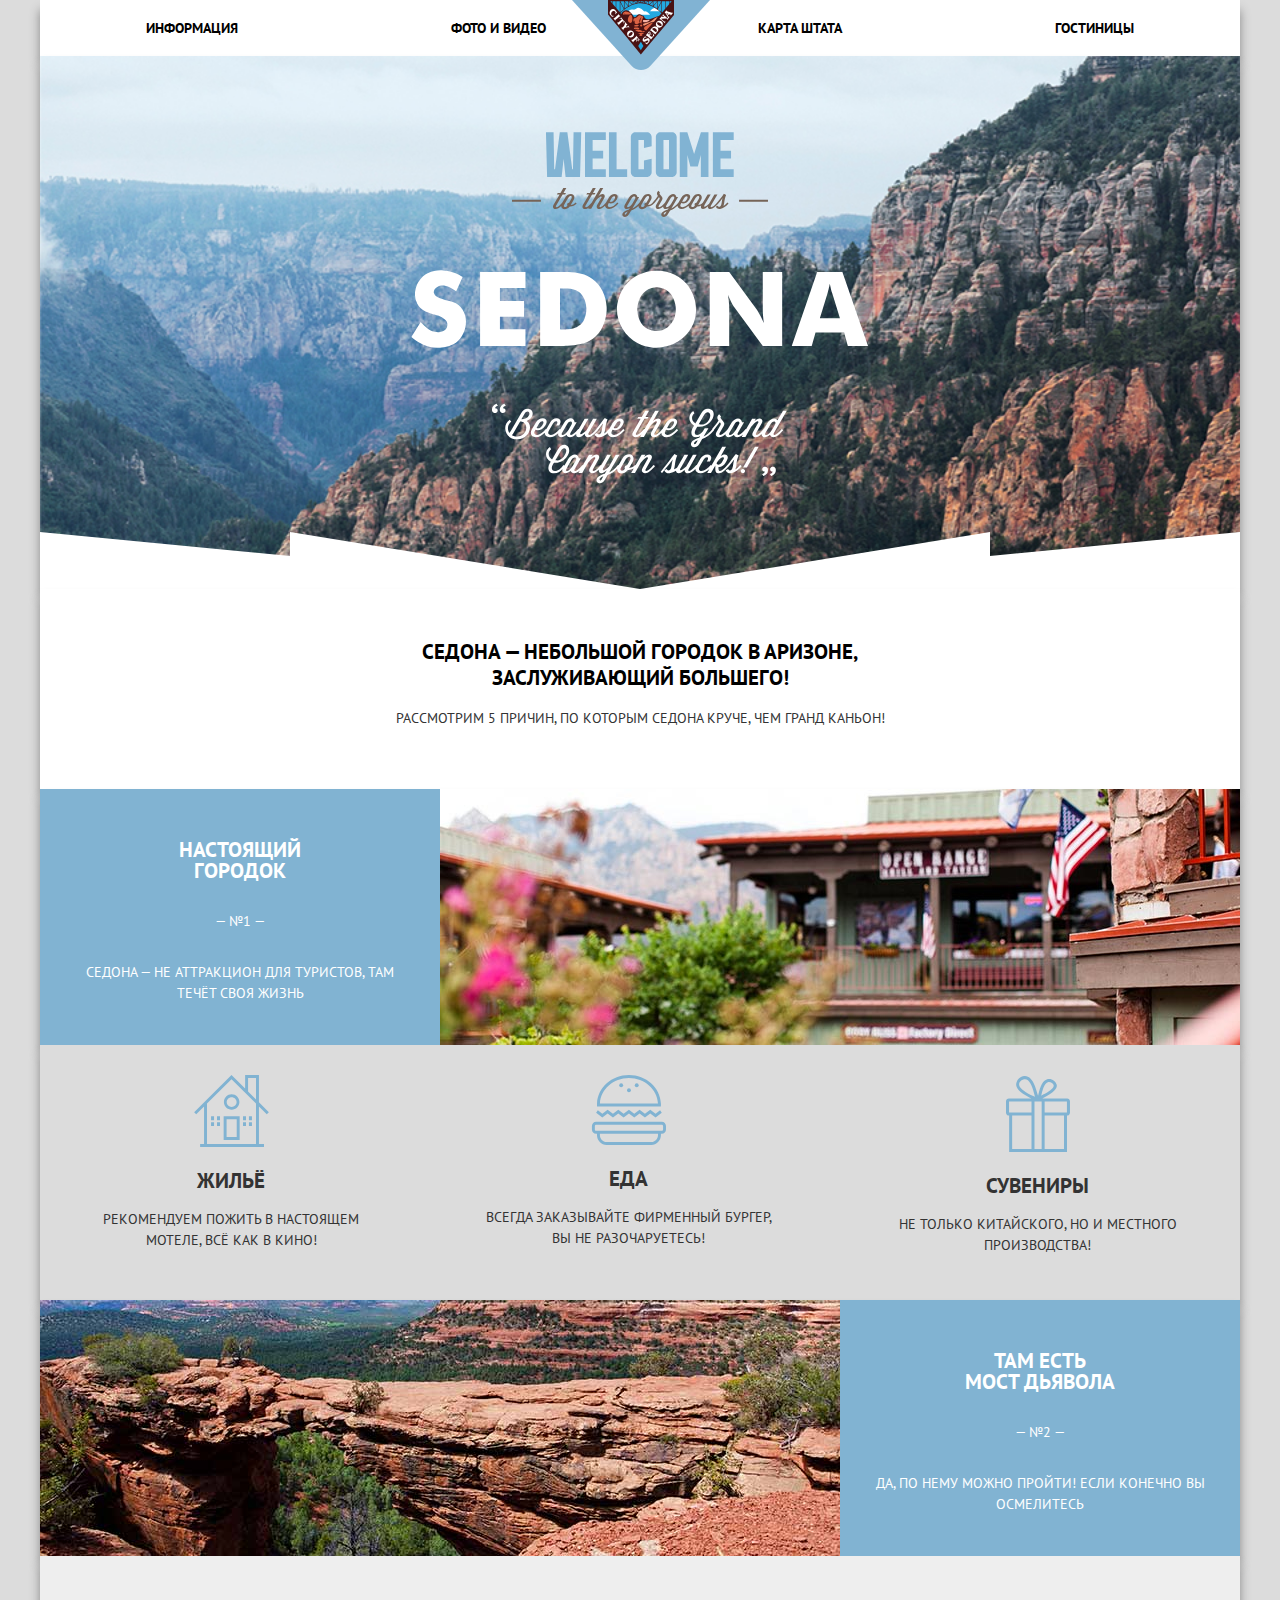
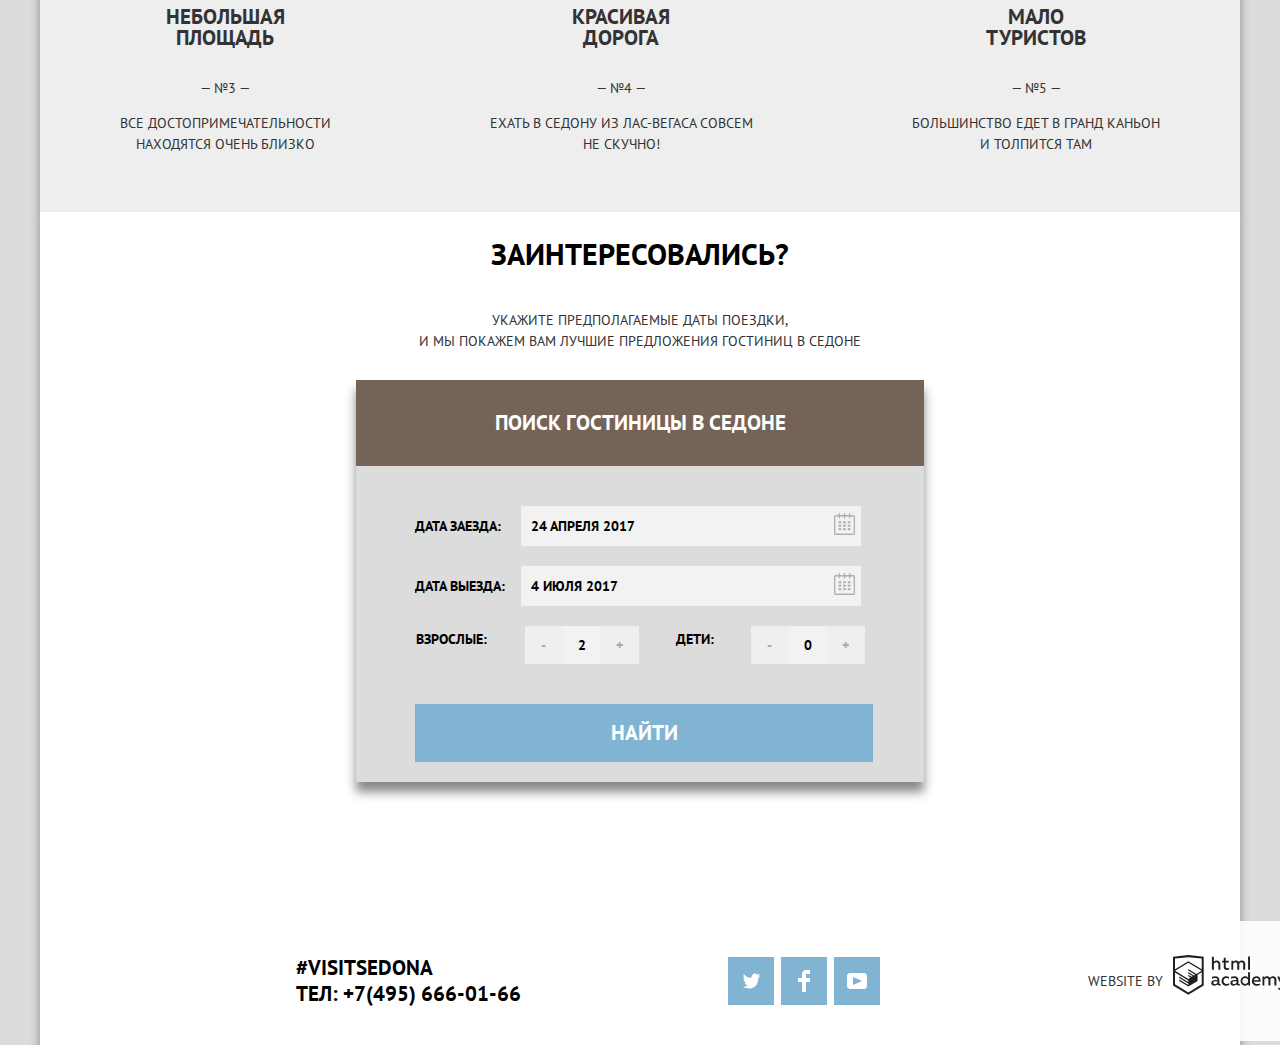
<file: index.html>
<!DOCTYPE html>
<html lang="ru">
  <head>
    <meta charset="UTF-8" />
    <meta name="viewport" content="width=device-width, initial-scale=1.0" />
    <link rel="preconnect" href="https://fonts.gstatic.com" />
    <link
      href="https://fonts.googleapis.com/css2?family=PT+Sans:wght@400;700&display=swap"
      rel="stylesheet"
    />
    <link rel="stylesheet" href="css/normalize.css" />
    <link rel="stylesheet" href="css/style.min.css" />
    <title>Document</title>
  </head>

  <body>
    <header class="main-header">
      <a href="/">
        <img
          class="main-logo"
          src="img/logo.svg"
          alt="logo Sedona"
          width="138"
          height="71"
        />
      </a>
      <nav class="main-navigation">
        <a href="">Информация</a>
        <a href="">Фото и видео</a>
        <a href="">Карта штата</a>
        <a href="catalog.html">Гостиницы</a>
      </nav>
    </header>

    <main>
      <section class="hero">
        <img
          class="hero-welcome"
          src="img/welcome.svg"
          alt="Welcome to Sedona"
          width="458"
          height="352"
        />
        <div class="hero-decoration"></div>
      </section>

      <section class="content">
        <h2 class="content-title">
          Седона — небольшой городок в Аризоне,<br />заслуживающий большего!
        </h2>
        <p class="content-subtitle">
          Рассмотрим 5 причин, по которым Седона круче, чем гранд каньон!
        </p>
      </section>

      <section class="benefits">
        <div class="benefit-city">
          <h2 class="benefit-title">Настоящий<br />городок</h2>
          <p class="benefit-number">— №1 —</p>
          <p class="benefit-text">
            Седона — не аттракцион для туристов, там <br />
            течёт своя жизнь
          </p>
        </div>
        <div class="benefit-photo-wrapper">
          <img
            class="photo-city"
            src="img/photo-city.jpg"
            alt="City photo"
            width="800"
            height="256"
          />
        </div>
      </section>

      <section class="offers">
        <div class="offer-lodging">
          <img
            class="offer-photo"
            src="img/icon-house.svg"
            alt="logo: house"
            width="75"
            height="72"
          />
          <h2 class="offer-title">Жильё</h2>
          <p class="offer-subtitle">
            Рекомендуем пожить в настоящем<br />мотеле, всё как в кино!
          </p>
        </div>

        <div class="offer-food">
          <img
            class="offer-photo"
            src="img/icon-burger.svg"
            alt="logo: burger"
            width="75"
            height="70"
          />
          <h2 class="offer-title">Еда</h2>
          <p class="offer-subtitle">
            Всегда заказывайте фирменный бургер,<br />вы не разочаруетесь!
          </p>
        </div>

        <div class="offer-souvenir">
          <img
            class="offer-photo"
            src="img/icon-present.svg"
            alt="logo: present"
            width="64"
            height="77"
          />
          <h2 class="offer-title">Сувениры</h2>
          <p class="offer-subtitle">
            Не только китайского, но и местного<br />производства!
          </p>
        </div>
      </section>

      <section class="benefits">
        <div class="benefit-photo-wrapper">
          <img
            class="bridge-photo"
            src="img/photo-bridge.jpg"
            alt="Bridge photo"
            width="800"
            height="400"
          />
        </div>
        <div class="benefit-bridge">
          <h2 class="benefit-title">Там есть<br />Мост дьявола</h2>
          <p class="benefit-number">— №2 —</p>
          <p class="benefit-text">
            Да, по нему можно пройти! Если конечно вы осмелитесь
          </p>
        </div>
      </section>

      <section class="benefits second-benefits">
        <div class="benefit-area">
          <h2 class="benefit-title">Небольшая<br />площадь</h2>
          <p class="benefit-number">— №3 —</p>
          <p class="benefit-subtitle">
            Все достопримечательности<br />находятся очень близко
          </p>
        </div>

        <div class="benefit-road">
          <h2 class="benefit-title">Красивая<br />дорога</h2>
          <p class="benefit-number">— №4 —</p>
          <p class="benefit-subtitle">
            Ехать в Седону из Лас-Вегаса совсем<br />
            не скучно!
          </p>
        </div>

        <div class="benefit-tourists">
          <h2 class="benefit-title">Мало<br />туристов</h2>
          <p class="benefit-number">— №5 —</p>
          <p class="benefit-subtitle">
            Большинство едет в гранд каньон<br />и толпится там
          </p>
        </div>
      </section>

      <section class="search-form">
        <h2 class="form-title">Заинтересовались?</h2>
        <p class="form-subtitle">
          Укажите предполагаемые даты поездки,<br />и мы покажем вам лучшие
          предложения гостиниц в седоне
        </p>
        <div class="search-form-wrapper">
          <div class="form">
            <button class="button form-button">Поиск гостиницы в седоне</button>
            <form action="">
              <div class="form-arrival">
                <label class="info" for="date-arrival"> Дата заезда: </label>
                <input
                  class="text"
                  type="text"
                  name="date-in"
                  id="date-arrival"
                  value="  24 апреля 2017"
                />
                <button class="calendar">
                  <svg
                    version="1.1"
                    xmlns="http://www.w3.org/2000/svg"
                    xmlns:xlink="http://www.w3.org/1999/xlink"
                    x="0px"
                    y="0px"
                    width="21px"
                    height="22px"
                    viewBox="0 0 21 22"
                    enable-background="new 0 0 21 22"
                    xml:space="preserve"
                  >
                    <g>
                      <path
                        d="M19.251,2.025h-2.845V0.648c0-0.381-0.294-0.689-0.656-0.689c-0.363,0-0.656,0.308-0.656,0.689v1.377h-3.938V0.648
										c0-0.381-0.294-0.689-0.655-0.689c-0.363,0-0.657,0.308-0.657,0.689v1.377H5.906V0.648c0-0.381-0.294-0.689-0.656-0.689
										c-0.363,0-0.657,0.308-0.657,0.689v1.377H1.75C0.784,2.025,0,2.847,0,3.862v16.302C0,21.179,0.784,22,1.75,22h17.501
										C20.217,22,21,21.179,21,20.164V3.862C21,2.847,20.217,2.025,19.251,2.025z M19.688,20.164c0,0.253-0.195,0.459-0.437,0.459H1.75
										c-0.241,0-0.438-0.206-0.438-0.459V3.862c0-0.253,0.196-0.459,0.438-0.459h2.844v1.378c0,0.381,0.294,0.689,0.657,0.689
										c0.362,0,0.656-0.308,0.656-0.689V3.403h3.938v1.378c0,0.381,0.294,0.689,0.657,0.689c0.361,0,0.655-0.308,0.655-0.689V3.403h3.938
										v1.378c0,0.381,0.293,0.689,0.656,0.689c0.362,0,0.656-0.308,0.656-0.689V3.403h2.845c0.241,0,0.437,0.206,0.437,0.459V20.164z"
                      />
                      <rect x="4.594" y="8.225" width="2.625" height="2.066" />
                      <rect x="4.594" y="11.668" width="2.625" height="2.067" />
                      <rect x="4.594" y="15.112" width="2.625" height="2.066" />
                      <rect x="9.188" y="15.112" width="2.625" height="2.066" />
                      <rect x="9.188" y="11.668" width="2.625" height="2.067" />
                      <rect x="9.188" y="8.225" width="2.625" height="2.066" />
                      <rect
                        x="13.781"
                        y="15.112"
                        width="2.625"
                        height="2.066"
                      />
                      <rect
                        x="13.781"
                        y="11.668"
                        width="2.625"
                        height="2.067"
                      />
                      <rect x="13.781" y="8.225" width="2.625" height="2.066" />
                    </g>
                  </svg>
                </button>
              </div>

              <div class="form-departure">
                <label class="info" for="date-depature"> Дата выезда: </label>
                <input
                  class="text"
                  type="text"
                  name="date-out"
                  id="date-depature"
                  value="  4 июля 2017"
                />
                <button class="calendar">
                  <svg
                    version="1.1"
                    xmlns="http://www.w3.org/2000/svg"
                    xmlns:xlink="http://www.w3.org/1999/xlink"
                    x="0px"
                    y="0px"
                    width="21px"
                    height="22px"
                    viewBox="0 0 21 22"
                    enable-background="new 0 0 21 22"
                    xml:space="preserve"
                  >
                    <g>
                      <path
                        d="M19.251,2.025h-2.845V0.648c0-0.381-0.294-0.689-0.656-0.689c-0.363,0-0.656,0.308-0.656,0.689v1.377h-3.938V0.648
										c0-0.381-0.294-0.689-0.655-0.689c-0.363,0-0.657,0.308-0.657,0.689v1.377H5.906V0.648c0-0.381-0.294-0.689-0.656-0.689
										c-0.363,0-0.657,0.308-0.657,0.689v1.377H1.75C0.784,2.025,0,2.847,0,3.862v16.302C0,21.179,0.784,22,1.75,22h17.501
										C20.217,22,21,21.179,21,20.164V3.862C21,2.847,20.217,2.025,19.251,2.025z M19.688,20.164c0,0.253-0.195,0.459-0.437,0.459H1.75
										c-0.241,0-0.438-0.206-0.438-0.459V3.862c0-0.253,0.196-0.459,0.438-0.459h2.844v1.378c0,0.381,0.294,0.689,0.657,0.689
										c0.362,0,0.656-0.308,0.656-0.689V3.403h3.938v1.378c0,0.381,0.294,0.689,0.657,0.689c0.361,0,0.655-0.308,0.655-0.689V3.403h3.938
										v1.378c0,0.381,0.293,0.689,0.656,0.689c0.362,0,0.656-0.308,0.656-0.689V3.403h2.845c0.241,0,0.437,0.206,0.437,0.459V20.164z"
                      />
                      <rect x="4.594" y="8.225" width="2.625" height="2.066" />
                      <rect x="4.594" y="11.668" width="2.625" height="2.067" />
                      <rect x="4.594" y="15.112" width="2.625" height="2.066" />
                      <rect x="9.188" y="15.112" width="2.625" height="2.066" />
                      <rect x="9.188" y="11.668" width="2.625" height="2.067" />
                      <rect x="9.188" y="8.225" width="2.625" height="2.066" />
                      <rect
                        x="13.781"
                        y="15.112"
                        width="2.625"
                        height="2.066"
                      />
                      <rect
                        x="13.781"
                        y="11.668"
                        width="2.625"
                        height="2.067"
                      />
                      <rect x="13.781" y="8.225" width="2.625" height="2.066" />
                    </g>
                  </svg>
                </button>
              </div>

              <div class="form-men">
                <label class="info" for="new-adults"> Взрослые: </label>
                <div class="age-wrapper">
                  <div class="age-buttons">
                    <button class="form-small-button">-</button>
                    <input
                      class="age age-adults"
                      type="text"
                      name="adults"
                      id="new-adults"
                      value="2"
                    />
                    <button class="form-small-button">+</button>
                  </div>
                  <label class="info-age-child" for="new-child"> Дети: </label>
                  <div class="age-buttons">
                    <button class="form-small-button">-</button>
                    <input
                      class="age age-child"
                      type="text"
                      name="child"
                      id="new-child"
                      value="0"
                    />
                    <button class="form-small-button">+</button>
                  </div>
                </div>
              </div>

              <div class="find">
                <button class="button find-button" type="submit">Найти</button>
              </div>
            </form>
          </div>
        </div>
        <div class="map">
          <iframe
            src="https://www.google.com/maps/embed?pb=!1m18!1m12!1m3!1d52385.18050597595!2d-111.83015799429869!3d34.85437338103313!2m3!1f0!2f0!3f0!3m2!1i1024!2i768!4f13.1!3m3!1m2!1s0x872da132f942b00d%3A0x5548c523fa6c8efd!2z0KHQtdC00L7QvdCwLCDQkNGA0LjQt9C-0L3QsCA4NjMzNiwg0KHQqNCQ!5e0!3m2!1sru!2s!4v1623849284828!5m2!1sru!2s"
            width="1200"
            height="573"
            style="border: 0"
            allowfullscreen=""
            loading="lazy"
          ></iframe>
        </div>
      </section>
    </main>

    <footer class="main-footer">
      <div class="main-footer-wrapper">
        <div class="phone">
          <a href="#">#visitSEDONA</a>
          <br />
          <a href="tel:+74956660166">ТЕЛ: +7(495) 666-01-66</a>
        </div>

        <div class="social">
          <ul class="social-item">
            <li class="social-button">
              <a href="#">
                <img
                  class="icon"
                  src="img/twitter.svg"
                  width="17"
                  height="17"
                  alt="logo twitter"
                />
              </a>
            </li>

            <li class="social-button">
              <a href="#">
                <img
                  src="img/fb-icon.svg"
                  width="12"
                  height="22"
                  alt="logo facebook"
                />
              </a>
            </li>

            <li class="social-button">
              <a href="#">
                <img
                  src="img/youtube.svg"
                  width="20"
                  height="16"
                  alt="logo youtube"
                />
              </a>
            </li>
          </ul>
        </div>

        <div class="developer">
          <p>Website by</p>
          <a class="developer-link" href="https://htmlacademy.ru/">
            <svg
              class="logo-html"
              width="115"
              height="41"
              viewBox="0 0 115 41"
              fill="none"
              xmlns="http://www.w3.org/2000/svg"
            >
              <path
                fill-rule="evenodd"
                clip-rule="evenodd"
                d="M15.5197 1.05737H15.3509L0 2.71895V31.4945L15.3509 40.8382L30.7018 31.4945V2.71895L15.5197 1.05737ZM77.0183 2.62185H75.0876V15.7311H77.0183V2.62185ZM40.8619 2.63264V7.76843C41.6131 6.9864 42.6386 6.5436 43.7105 6.53843C44.6823 6.47908 45.6329 6.84495 46.3253 7.54479C47.0177 8.24462 47.3866 9.21244 47.3399 10.2068V15.7634H45.367V10.4658C45.4231 9.94897 45.2754 9.43059 44.9566 9.02553C44.6377 8.62047 44.174 8.36218 43.6683 8.3079H43.3518C42.3456 8.36979 41.4321 8.9295 40.9041 9.80764V15.7634H38.8995V2.63264H40.8619ZM77.0183 31.4837H75.2775V30.0595C74.4828 31.1353 73.23 31.7538 71.9119 31.7211C69.4751 31.5528 67.5825 29.4822 67.5825 26.9845C67.5825 24.4867 69.4751 22.4162 71.9119 22.2479C73.1195 22.2052 74.2818 22.7203 75.0771 23.6505V18.3205H77.0183V31.4837ZM47.0656 30.0595C47.263 30.0515 47.4583 30.0152 47.6459 29.9516V31.3866C47.2482 31.5404 46.826 31.6172 46.4009 31.6132C45.6482 31.6769 44.9394 31.2429 44.639 30.5342C43.7036 31.31 42.5302 31.7227 41.3261 31.6995C39.733 31.6995 38.256 30.804 38.256 28.9482C38.256 26.65 40.3661 25.9379 42.1702 25.9379C42.9402 25.9505 43.707 26.0408 44.4596 26.2076V25.884C44.4596 24.805 43.6578 23.9742 42.1491 23.9742C41.0585 23.9764 39.9804 24.2116 38.9839 24.6647V22.8305C40.0678 22.451 41.204 22.2506 42.3495 22.2371C44.8394 22.2371 46.3693 23.4455 46.3693 26.1753V29.4121C46.3546 29.5668 46.401 29.721 46.4981 29.8406C46.5951 29.9601 46.7349 30.035 46.8862 30.0487H47.0656V30.0595ZM40.2711 28.8403C40.298 29.229 40.4761 29.5905 40.7655 29.844C41.055 30.0974 41.4317 30.2217 41.8115 30.189H41.9275C42.8819 30.1906 43.7973 29.8022 44.4702 29.11V27.5779C43.842 27.4414 43.2026 27.3655 42.5605 27.3513C41.5055 27.3513 40.2817 27.7074 40.2817 28.8403H40.2711ZM56.0229 22.9384C55.1962 22.4632 54.2596 22.2246 53.3115 22.2479H52.9422C51.7332 22.2873 50.5891 22.8166 49.7619 23.7192C48.9347 24.6218 48.4923 25.8236 48.5321 27.06V27.5024C48.6957 30.0004 50.805 31.8921 53.2482 31.7318C54.2519 31.7555 55.2477 31.5452 56.1601 31.1168V29.2718C55.3769 29.7215 54.4945 29.9591 53.5963 29.9624C52.5199 30.0288 51.4963 29.4793 50.9385 28.5356C50.3806 27.5918 50.3806 26.4095 50.9385 25.4658C51.4963 24.522 52.5199 23.9725 53.5963 24.039C54.461 24.0357 55.3066 24.2989 56.0229 24.7942V22.9384ZM66.1514 30.0595C66.3488 30.0515 66.5441 30.0152 66.7317 29.9516V31.3866C66.334 31.5404 65.9118 31.6172 65.4867 31.6132C64.734 31.6769 64.0252 31.2429 63.7248 30.5342C62.7894 31.31 61.616 31.7227 60.4119 31.6995C58.8188 31.6995 57.3417 30.804 57.3417 28.9482C57.3417 26.65 59.4518 25.9379 61.256 25.9379C62.0259 25.9505 62.7928 26.0408 63.5454 26.2076V25.884C63.5454 24.805 62.7436 23.9742 61.2349 23.9742C60.1443 23.9764 59.0662 24.2116 58.0697 24.6647V22.8305C59.1536 22.451 60.2897 22.2506 61.4353 22.2371C63.9252 22.2371 65.455 23.4455 65.455 26.1753V29.4121C65.4404 29.5668 65.4868 29.721 65.5838 29.8406C65.6809 29.9601 65.8207 30.035 65.972 30.0487H66.1514V30.0595ZM59.855 29.8481C59.5632 29.5943 59.3837 29.2311 59.3569 28.8403H59.378C59.378 27.7074 60.5385 27.3513 61.6569 27.3513C62.299 27.3655 62.9383 27.4414 63.5665 27.5779V29.11C62.8937 29.8022 61.9782 30.1906 61.0239 30.189H60.9078C60.5263 30.2247 60.1469 30.1019 59.855 29.8481ZM69.3271 26.9305C69.3271 25.2859 70.6308 23.9526 72.239 23.9526L72.2601 24.0066C73.4742 24.0066 74.5742 24.7382 75.0665 25.8732V28.0311C74.5856 29.1871 73.4673 29.9296 72.239 29.9084C70.6308 29.9084 69.3271 28.5752 69.3271 26.9305ZM83.3486 22.2479C86.8408 22.2479 88.0541 25.1395 87.4844 27.7397H80.922C81.1436 29.3582 82.6839 30.0163 84.2876 30.0163C85.2509 30.0196 86.2027 29.8021 87.0729 29.3797V31.1061C86.0736 31.5421 84.9939 31.7519 83.9078 31.7211C81.2385 31.7211 78.8963 30.189 78.8963 26.9521C78.8362 25.7502 79.2482 24.5736 80.0408 23.6841C80.8334 22.7945 81.9408 22.2658 83.1165 22.2155H83.3486V22.2479ZM80.8693 26.1753C80.9704 24.8237 82.1216 23.8104 83.4436 23.9095H83.4858C84.1064 23.8531 84.7196 24.08 85.1612 24.5295C85.6028 24.979 85.8275 25.6051 85.7752 26.24H80.8693V26.1753ZM89.489 31.4621V22.4961H91.2298V23.575C91.9777 22.7197 93.041 22.2229 94.1628 22.2047C95.2951 22.1328 96.3712 22.7163 96.9482 23.7153C97.7407 22.8335 98.8477 22.3161 100.018 22.2803C100.952 22.2327 101.859 22.6011 102.507 23.2901C103.154 23.9792 103.478 24.9213 103.394 25.8732V31.4837H101.39V25.9271C101.437 25.4734 101.306 25.0191 101.024 24.6647C100.743 24.3104 100.336 24.0852 99.8917 24.039H99.6174C98.7512 24.0941 97.9525 24.536 97.4335 25.2474V31.4837H95.4289V25.9271C95.4728 25.47 95.3357 25.0139 95.0481 24.6611C94.7606 24.3082 94.3467 24.088 93.8991 24.0497H93.6881C92.7466 24.1344 91.8915 24.6449 91.3564 25.4416V31.5161H89.5312L89.489 31.4621ZM113.977 22.4745H111.972L109.324 29.2718L106.306 22.4853H104.196L108.417 31.5484L108.237 32.0016C107.72 33.3611 107.003 34.0516 106.053 34.0516C105.75 34.0548 105.447 34.0112 105.156 33.9221V35.6161C105.536 35.7125 105.926 35.7632 106.317 35.7671C107.646 35.7671 108.902 35.0226 109.851 32.6813L113.977 22.4745ZM52.689 6.78658V3.54974L50.7266 4.01369V6.73264H49.144V8.49132H50.7899V12.9905C50.7231 13.817 51.0244 14.6301 51.61 15.2038C52.1955 15.7775 53.0028 16.0505 53.8073 15.9468C54.5996 15.9535 55.3875 15.8259 56.139 15.5692V13.8429C55.5727 14.0781 54.9672 14.199 54.356 14.199C53.2165 14.199 52.689 13.8105 52.689 12.6237V8.5129H55.8541V6.78658H52.689ZM58.3862 15.7526V6.75421H60.1376V7.83316C60.8811 6.97655 61.9403 6.476 63.0601 6.45211C64.1624 6.38099 65.2146 6.93142 65.8032 7.88711C66.5958 7.00534 67.7028 6.48794 68.8734 6.45211C69.8138 6.41462 70.7233 6.79859 71.364 7.50353C72.0046 8.20846 72.3126 9.16418 72.2073 10.1205V15.7418H70.2028V10.1853C70.2499 9.73151 70.1184 9.27721 69.8373 8.92287C69.5561 8.56853 69.1485 8.34334 68.7046 8.29711H68.4619C67.5957 8.35228 66.797 8.7942 66.278 9.50553V15.7418H64.2734V10.1853C64.3206 9.73151 64.1891 9.27721 63.9079 8.92287C63.6268 8.56853 63.2191 8.34334 62.7752 8.29711H62.5326C61.5911 8.38181 60.736 8.89229 60.2009 9.68895V15.7634H58.3862V15.7526ZM28.6972 30.3033L28.7078 30.2968L28.6972 30.3184V30.3033ZM28.6972 18.3205V30.3033L15.3509 38.4321L2.00459 30.3184V18.5147L15.2876 26.6068V28.0311L6.18257 22.5284V23.9418L15.3404 29.5632V31.0629L6.19312 25.4955V26.9521L15.3509 32.5734L24.5826 26.9197V20.8129L28.6972 18.3205ZM28.7078 16.7776L25.0362 18.9355L23.3482 20.0145L15.3087 15.0837V16.4971L22.156 20.7266L22.0083 20.8237L20.9532 21.4063L15.2876 17.9537V19.3995L19.761 22.1184L18.706 22.8413L15.3298 20.7913V22.2047L17.5454 23.5426L15.2982 24.9021L2.11009 16.864L15.3087 8.72869L28.7078 16.7776ZM15.2876 7.27211L28.7078 15.3534V4.56395L15.3615 3.12895L2.01514 4.56395V15.3534L15.2876 7.27211Z"
                fill="#231F20"
              />
            </svg>
          </a>
        </div>
      </div>
    </footer>
  </body>
</html>
</file>
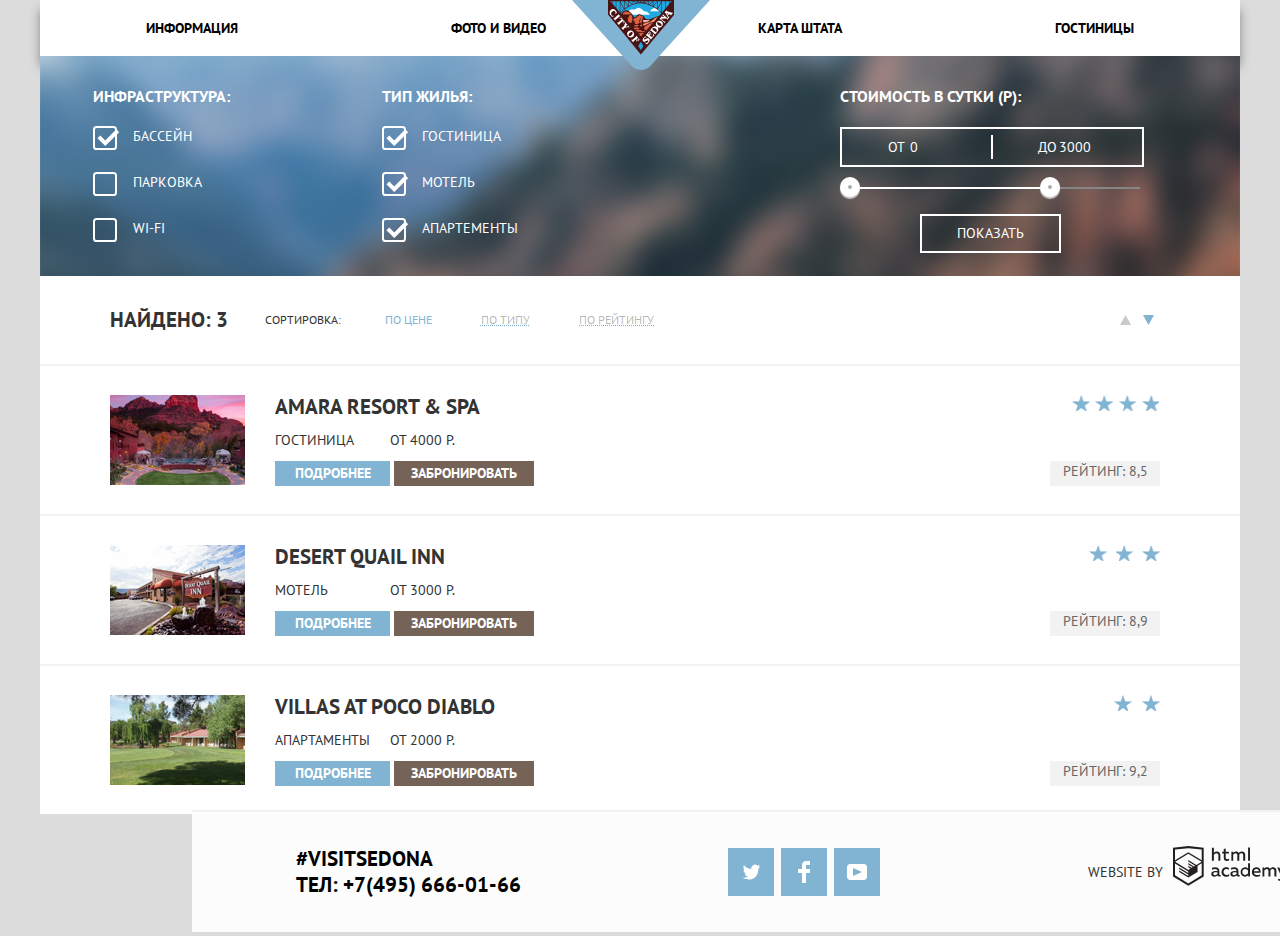
<file: catalog.html>
<!DOCTYPE html>
<html lang="ru">
  <head>
    <meta charset="UTF-8" />
    <meta name="viewport" content="width=device-width, initial-scale=1.0" />
    <link rel="preconnect" href="https://fonts.gstatic.com" />
    <link
      href="https://fonts.googleapis.com/css2?family=PT+Sans:wght@400;700&display=swap"
      rel="stylesheet"
    />
    <link rel="stylesheet" href="css/style.min.css" />
    <link rel="stylesheet" href="css/normalize.css" />
    <title>Document</title>
  </head>
  <body>
    <header class="main-header">
      <a href="index.html">
        <img
          class="main-logo"
          src="img/logo.svg"
          alt="logo Sedona"
          width="138"
          height="71"
        />
      </a>
      <nav class="main-navigation">
        <a href="">Информация</a>
        <a href="">Фото и видео</a>
        <a href="">Карта штата</a>
        <a href="catalog.html">Гостиницы</a>
      </nav>
    </header>
    <main>
      <form action="">
        <div class="filters-wrapper">
          <div class="filter-checkbox">
            <section class="section-checkbox">
              <fieldset>
                <legend class="filter-name">Инфраструктура:</legend>
                <ul class="filter-list">
                  <li class="filter-item">
                    <input
                      class="visually-hidden filter-input"
                      type="checkbox"
                      name="pool"
                      id="filter-pool"
                      checked
                    />
                    <label for="filter-pool">Бассейн</label>
                  </li>
                  <li class="filter-item">
                    <input
                      class="visually-hidden filter-input"
                      type="checkbox"
                      name="parking"
                      id="filter-parking"
                    />
                    <label for="filter-parking">Парковка</label>
                  </li>
                  <li class="filter-item">
                    <input
                      class="visually-hidden filter-input"
                      type="checkbox"
                      name="internet"
                      id="filter-internet"
                    />
                    <label for="filter-internet">Wi-fi </label>
                  </li>
                </ul>
              </fieldset>
            </section>

            <section class="section-checkbox">
              <fieldset>
                <legend class="filter-name">Тип жилья:</legend>
                <ul class="filter-list">
                  <li class="filter-item">
                    <input
                      class="visually-hidden filter-input"
                      type="checkbox"
                      name="hotel"
                      id="filter-hotel"
                      checked
                    />
                    <label for="filter-hotel">Гостиница</label>
                  </li>
                  <li class="filter-item">
                    <input
                      class="visually-hidden filter-input"
                      type="checkbox"
                      name="motel"
                      id="filter-motel"
                      checked
                    />
                    <label for="filter-motel">Мотель</label>
                  </li>
                  <li class="filter-item">
                    <input
                      class="visually-hidden filter-input"
                      type="checkbox"
                      name="apartments"
                      id="filter-apartments"
                      checked
                    />
                    <label for="filter-apartments">Апартементы</label>
                  </li>
                </ul>
              </fieldset>
            </section>
          </div>

          <section class="section-range">
            <fieldset class="range-list">
              <legend class="filter-name">Стоимость в сутки (Р):</legend>
              <div class="price-controls">
                <label class="min-price">
                  ОТ <input type="text" name="min-price" value="0" />
                </label>
                <label class="max-price">
                  ДО<input type="text" name="max-price" value="3000" />
                </label>
              </div>
              <div class="range-filter">
                <div class="range-controls">
                  <div class="scale">
                    <div class="bar"></div>
                  </div>
                  <div class="toggle toggle-min"></div>
                  <div class="toggle toggle-max"></div>
                </div>
              </div>
            </fieldset>
            <button class="button button-show" type="submit">Показать</button>
          </section>
        </div>
      </form>

      <div class="find-filter">
        <div class="sorting">
          <a class="find-title">Найдено: 3</a>
          <p class="find-list">Сортировка:</p>
          <button class="button find-item">По цене</button>
          <button class="button find-item rest">По типу</button>
          <button class="button find-item rest">По рейтингу</button>
        </div>
        <div class="scroll">
          <button class="scroll-up">
            <svg x="0" y="0" width="11" height="10">
              <polygon points="5.5, 0 0, 10 11,10"></polygon>
            </svg>
          </button>
          <button class="scroll-down">
            <svg x="0" y="0" width="11" height="10">
              <polygon points="5.5,10 0,0 11,0"></polygon>
            </svg>
          </button>
        </div>
      </div>

      <section class="find-section">
        <h2 class="visually-hidden">Результаты поиска</h2>
        <div class="find-result">
          <img
            class="find-image"
            src="img/amara.jpg"
            width="135"
            height="90"
            alt="AMARA RESORT & SPA photo"
          />
          <div class="find-decription">
            <a class="find-title">Amara Resort & Spa</a>
            <div class="find-subtitle">
              <p>Гостиница</p>
              <p>От 4000 Р.</p>
            </div>
            <button class="button more-button">Подробнее</button>
            <button class="button reservation-button">Забронировать</button>
          </div>
          <div class="rating-fild">
            <div class="rating-stars four-stars"></div>
            <div class="rating-score">Рейтинг: 8,5</div>
          </div>
        </div>

        <div class="find-result">
          <img
            class="find-image"
            src="img/desert.jpg"
            width="135"
            height="90"
            alt="DESERT QUAIL INN photo"
          />
          <div class="find-decription">
            <a class="find-title">Desert Quail Inn</a>
            <div class="find-subtitle">
              <p>Мотель</p>
              <p>От 3000 Р.</p>
            </div>
            <button class="button more-button">Подробнее</button>
            <button class="button reservation-button">Забронировать</button>
          </div>
          <div class="rating-fild">
            <div class="rating-stars three-stars"></div>
            <div class="rating-score">Рейтинг: 8,9</div>
          </div>
        </div>

        <div class="find-result">
          <img
            class="find-image"
            src="img/diablo.jpg"
            width="135"
            height="90"
            alt="VILLAS AT POCO DIABLO photo"
          />
          <div class="find-decription">
            <a class="find-title">Villas at Poco Diablo</a>
            <div class="find-subtitle">
              <p>Апартаменты</p>
              <p>От 2000 Р.</p>
            </div>
            <button class="button more-button">Подробнее</button>
            <button class="button reservation-button">Забронировать</button>
          </div>
          <div class="rating-fild">
            <div class="rating-stars two-stars"></div>
            <div class="rating-score">Рейтинг: 9,2</div>
          </div>
        </div>
      </section>
    </main>
    <footer class="main-footer inner-footer">
      <div class="main-footer-wrapper">
        <div class="phone">
          <a href="#">#visitSEDONA</a>
          <br />
          <a href="tel:+74956660166">ТЕЛ: +7(495) 666-01-66</a>
        </div>

        <div class="social">
          <ul class="social-item">
            <li class="social-button">
              <a href="#">
                <img
                  class="icon"
                  src="img/twitter.svg"
                  width="17"
                  height="17"
                  alt="logo twitter"
                />
              </a>
            </li>

            <li class="social-button">
              <a href="#">
                <img
                  src="img/fb-icon.svg"
                  width="12"
                  height="22"
                  alt="logo facebook"
                />
              </a>
            </li>

            <li class="social-button">
              <a href="#">
                <img
                  src="img/youtube.svg"
                  width="20"
                  height="16"
                  alt="logo youtube"
                />
              </a>
            </li>
          </ul>
        </div>

        <div class="developer">
          <p>Website by</p>
          <a class="developer-link" href="https://htmlacademy.ru/">
            <svg
              class="logo-html"
              width="115"
              height="41"
              viewBox="0 0 115 41"
              fill="none"
              xmlns="http://www.w3.org/2000/svg"
            >
              <path
                fill-rule="evenodd"
                clip-rule="evenodd"
                d="M15.5197 1.05737H15.3509L0 2.71895V31.4945L15.3509 40.8382L30.7018 31.4945V2.71895L15.5197 1.05737ZM77.0183 2.62185H75.0876V15.7311H77.0183V2.62185ZM40.8619 2.63264V7.76843C41.6131 6.9864 42.6386 6.5436 43.7105 6.53843C44.6823 6.47908 45.6329 6.84495 46.3253 7.54479C47.0177 8.24462 47.3866 9.21244 47.3399 10.2068V15.7634H45.367V10.4658C45.4231 9.94897 45.2754 9.43059 44.9566 9.02553C44.6377 8.62047 44.174 8.36218 43.6683 8.3079H43.3518C42.3456 8.36979 41.4321 8.9295 40.9041 9.80764V15.7634H38.8995V2.63264H40.8619ZM77.0183 31.4837H75.2775V30.0595C74.4828 31.1353 73.23 31.7538 71.9119 31.7211C69.4751 31.5528 67.5825 29.4822 67.5825 26.9845C67.5825 24.4867 69.4751 22.4162 71.9119 22.2479C73.1195 22.2052 74.2818 22.7203 75.0771 23.6505V18.3205H77.0183V31.4837ZM47.0656 30.0595C47.263 30.0515 47.4583 30.0152 47.6459 29.9516V31.3866C47.2482 31.5404 46.826 31.6172 46.4009 31.6132C45.6482 31.6769 44.9394 31.2429 44.639 30.5342C43.7036 31.31 42.5302 31.7227 41.3261 31.6995C39.733 31.6995 38.256 30.804 38.256 28.9482C38.256 26.65 40.3661 25.9379 42.1702 25.9379C42.9402 25.9505 43.707 26.0408 44.4596 26.2076V25.884C44.4596 24.805 43.6578 23.9742 42.1491 23.9742C41.0585 23.9764 39.9804 24.2116 38.9839 24.6647V22.8305C40.0678 22.451 41.204 22.2506 42.3495 22.2371C44.8394 22.2371 46.3693 23.4455 46.3693 26.1753V29.4121C46.3546 29.5668 46.401 29.721 46.4981 29.8406C46.5951 29.9601 46.7349 30.035 46.8862 30.0487H47.0656V30.0595ZM40.2711 28.8403C40.298 29.229 40.4761 29.5905 40.7655 29.844C41.055 30.0974 41.4317 30.2217 41.8115 30.189H41.9275C42.8819 30.1906 43.7973 29.8022 44.4702 29.11V27.5779C43.842 27.4414 43.2026 27.3655 42.5605 27.3513C41.5055 27.3513 40.2817 27.7074 40.2817 28.8403H40.2711ZM56.0229 22.9384C55.1962 22.4632 54.2596 22.2246 53.3115 22.2479H52.9422C51.7332 22.2873 50.5891 22.8166 49.7619 23.7192C48.9347 24.6218 48.4923 25.8236 48.5321 27.06V27.5024C48.6957 30.0004 50.805 31.8921 53.2482 31.7318C54.2519 31.7555 55.2477 31.5452 56.1601 31.1168V29.2718C55.3769 29.7215 54.4945 29.9591 53.5963 29.9624C52.5199 30.0288 51.4963 29.4793 50.9385 28.5356C50.3806 27.5918 50.3806 26.4095 50.9385 25.4658C51.4963 24.522 52.5199 23.9725 53.5963 24.039C54.461 24.0357 55.3066 24.2989 56.0229 24.7942V22.9384ZM66.1514 30.0595C66.3488 30.0515 66.5441 30.0152 66.7317 29.9516V31.3866C66.334 31.5404 65.9118 31.6172 65.4867 31.6132C64.734 31.6769 64.0252 31.2429 63.7248 30.5342C62.7894 31.31 61.616 31.7227 60.4119 31.6995C58.8188 31.6995 57.3417 30.804 57.3417 28.9482C57.3417 26.65 59.4518 25.9379 61.256 25.9379C62.0259 25.9505 62.7928 26.0408 63.5454 26.2076V25.884C63.5454 24.805 62.7436 23.9742 61.2349 23.9742C60.1443 23.9764 59.0662 24.2116 58.0697 24.6647V22.8305C59.1536 22.451 60.2897 22.2506 61.4353 22.2371C63.9252 22.2371 65.455 23.4455 65.455 26.1753V29.4121C65.4404 29.5668 65.4868 29.721 65.5838 29.8406C65.6809 29.9601 65.8207 30.035 65.972 30.0487H66.1514V30.0595ZM59.855 29.8481C59.5632 29.5943 59.3837 29.2311 59.3569 28.8403H59.378C59.378 27.7074 60.5385 27.3513 61.6569 27.3513C62.299 27.3655 62.9383 27.4414 63.5665 27.5779V29.11C62.8937 29.8022 61.9782 30.1906 61.0239 30.189H60.9078C60.5263 30.2247 60.1469 30.1019 59.855 29.8481ZM69.3271 26.9305C69.3271 25.2859 70.6308 23.9526 72.239 23.9526L72.2601 24.0066C73.4742 24.0066 74.5742 24.7382 75.0665 25.8732V28.0311C74.5856 29.1871 73.4673 29.9296 72.239 29.9084C70.6308 29.9084 69.3271 28.5752 69.3271 26.9305ZM83.3486 22.2479C86.8408 22.2479 88.0541 25.1395 87.4844 27.7397H80.922C81.1436 29.3582 82.6839 30.0163 84.2876 30.0163C85.2509 30.0196 86.2027 29.8021 87.0729 29.3797V31.1061C86.0736 31.5421 84.9939 31.7519 83.9078 31.7211C81.2385 31.7211 78.8963 30.189 78.8963 26.9521C78.8362 25.7502 79.2482 24.5736 80.0408 23.6841C80.8334 22.7945 81.9408 22.2658 83.1165 22.2155H83.3486V22.2479ZM80.8693 26.1753C80.9704 24.8237 82.1216 23.8104 83.4436 23.9095H83.4858C84.1064 23.8531 84.7196 24.08 85.1612 24.5295C85.6028 24.979 85.8275 25.6051 85.7752 26.24H80.8693V26.1753ZM89.489 31.4621V22.4961H91.2298V23.575C91.9777 22.7197 93.041 22.2229 94.1628 22.2047C95.2951 22.1328 96.3712 22.7163 96.9482 23.7153C97.7407 22.8335 98.8477 22.3161 100.018 22.2803C100.952 22.2327 101.859 22.6011 102.507 23.2901C103.154 23.9792 103.478 24.9213 103.394 25.8732V31.4837H101.39V25.9271C101.437 25.4734 101.306 25.0191 101.024 24.6647C100.743 24.3104 100.336 24.0852 99.8917 24.039H99.6174C98.7512 24.0941 97.9525 24.536 97.4335 25.2474V31.4837H95.4289V25.9271C95.4728 25.47 95.3357 25.0139 95.0481 24.6611C94.7606 24.3082 94.3467 24.088 93.8991 24.0497H93.6881C92.7466 24.1344 91.8915 24.6449 91.3564 25.4416V31.5161H89.5312L89.489 31.4621ZM113.977 22.4745H111.972L109.324 29.2718L106.306 22.4853H104.196L108.417 31.5484L108.237 32.0016C107.72 33.3611 107.003 34.0516 106.053 34.0516C105.75 34.0548 105.447 34.0112 105.156 33.9221V35.6161C105.536 35.7125 105.926 35.7632 106.317 35.7671C107.646 35.7671 108.902 35.0226 109.851 32.6813L113.977 22.4745ZM52.689 6.78658V3.54974L50.7266 4.01369V6.73264H49.144V8.49132H50.7899V12.9905C50.7231 13.817 51.0244 14.6301 51.61 15.2038C52.1955 15.7775 53.0028 16.0505 53.8073 15.9468C54.5996 15.9535 55.3875 15.8259 56.139 15.5692V13.8429C55.5727 14.0781 54.9672 14.199 54.356 14.199C53.2165 14.199 52.689 13.8105 52.689 12.6237V8.5129H55.8541V6.78658H52.689ZM58.3862 15.7526V6.75421H60.1376V7.83316C60.8811 6.97655 61.9403 6.476 63.0601 6.45211C64.1624 6.38099 65.2146 6.93142 65.8032 7.88711C66.5958 7.00534 67.7028 6.48794 68.8734 6.45211C69.8138 6.41462 70.7233 6.79859 71.364 7.50353C72.0046 8.20846 72.3126 9.16418 72.2073 10.1205V15.7418H70.2028V10.1853C70.2499 9.73151 70.1184 9.27721 69.8373 8.92287C69.5561 8.56853 69.1485 8.34334 68.7046 8.29711H68.4619C67.5957 8.35228 66.797 8.7942 66.278 9.50553V15.7418H64.2734V10.1853C64.3206 9.73151 64.1891 9.27721 63.9079 8.92287C63.6268 8.56853 63.2191 8.34334 62.7752 8.29711H62.5326C61.5911 8.38181 60.736 8.89229 60.2009 9.68895V15.7634H58.3862V15.7526ZM28.6972 30.3033L28.7078 30.2968L28.6972 30.3184V30.3033ZM28.6972 18.3205V30.3033L15.3509 38.4321L2.00459 30.3184V18.5147L15.2876 26.6068V28.0311L6.18257 22.5284V23.9418L15.3404 29.5632V31.0629L6.19312 25.4955V26.9521L15.3509 32.5734L24.5826 26.9197V20.8129L28.6972 18.3205ZM28.7078 16.7776L25.0362 18.9355L23.3482 20.0145L15.3087 15.0837V16.4971L22.156 20.7266L22.0083 20.8237L20.9532 21.4063L15.2876 17.9537V19.3995L19.761 22.1184L18.706 22.8413L15.3298 20.7913V22.2047L17.5454 23.5426L15.2982 24.9021L2.11009 16.864L15.3087 8.72869L28.7078 16.7776ZM15.2876 7.27211L28.7078 15.3534V4.56395L15.3615 3.12895L2.01514 4.56395V15.3534L15.2876 7.27211Z"
                fill="#231F20"
              />
            </svg>
          </a>
        </div>
      </div>
    </footer>
  </body>
</html>
</file>
<file: css/style.min.css>
body {
  font-family: "PT Sans", Arial, sans-serif;
  margin: 0;
  padding: 0;
  text-transform: uppercase;
  background-color: #dcdcdc;
  background-position: center;
  background-repeat: no-repeat;
  font-size: 14px;
  font-weight: 400;
  line-height: 21px;
  color: #333;
  max-width: 100%;
  min-width: 320px;
  -webkit-box-sizing: relative;
  box-sizing: relative;
}
a {
  text-decoration: none;
  cursor: pointer;
}
img {
  height: auto;
}
.benefits,
.content,
.header,
.hero,
.offers,
.search-form {
  -webkit-box-shadow: 0 10px 10px #888;
  box-shadow: 0 10px 10px #888;
}
.visually-hidden {
  position: absolute;
  width: 1px;
  height: 1px;
  margin: -1px;
  border: 0;
  padding: 0;
  white-space: nowrap;
  -webkit-clip-path: inset(100%);
  clip-path: inset(100%);
  clip: rect(0 0 0 0);
  overflow: hidden;
}
.main-navigation {
  text-align: center;
  display: -webkit-box;
  display: -ms-flexbox;
  display: flex;
  -webkit-box-pack: justify;
  -ms-flex-pack: justify;
  justify-content: space-between;
  max-width: 1200px;
  margin: 0 auto;
  background-color: #fff;
  -webkit-box-shadow: 0 10px 10px #888;
  box-shadow: 0 10px 10px #888;
}
.main-navigation a {
  background-color: transparent;
  font-weight: 700;
  font-size: 14px;
  line-height: 26px;
  color: #000;
  margin: 15px auto;
}
a .main-logo {
  position: absolute;
  left: calc(50% - 68px);
}
.main-navigation a:hover {
  color: #81b3d2;
}
.main-navigation a:active {
  color: #847870;
}
.hero,
.hero-decoration {
  background-repeat: no-repeat;
}
.hero {
  background-image: url(../img/background-photo.jpg);
  width: 1200px;
  text-align: center;
  background-position: center -12px;
  background-size: cover;
  padding-top: 76px;
  margin: 0 auto;
}
.hero-decoration {
  background-image: url(../img/polygon.svg);
  height: 57px;
  background-position: center bottom;
  padding-bottom: 42px;
}
.content {
  text-align: center;
  background-color: #fff;
  margin: 0 auto;
  width: 1200px;
  height: 200px;
}
.content-title {
  font-weight: 700;
  font-size: 21px;
  line-height: 26px;
  color: #000;
  padding-top: 50px;
  margin: 0 auto;
}
.content-subtitle {
  font-size: 14px;
  line-height: 26px;
  padding: 0;
  margin-bottom: 60px;
}
.benefits {
  display: -webkit-box;
  display: -ms-flexbox;
  display: flex;
  -webkit-box-pack: justify;
  -ms-flex-pack: justify;
  justify-content: space-between;
  width: 1200px;
  margin: 0 auto;
  padding: 0;
  height: 256px;
  text-align: center;
}
.benefit-bridge,
.benefit-city {
  background-color: #81b3d2;
  color: #fff;
  text-align: center;
  width: 410px;
}
.benefit-title {
  font-size: 21px;
  padding: 0;
  margin-top: 50px;
}
.benefit-number,
.benefit-text {
  margin-top: 30px;
}
.benefit-photo-wrapper {
  background-color: #f2f2f2;
}
.benefit-area,
.benefit-road,
.benefit-tourists {
  margin: 0 auto;
}
.second-benefits {
  background-color: #eee;
  background-size: 1200px 256px;
}
.form form,
.offers {
  display: -webkit-box;
  display: -ms-flexbox;
  display: flex;
}
.offers,
.search-form {
  margin: 0 auto;
  width: 1200px;
  text-align: center;
}
.offers {
  color: #333;
  background-color: #dcdcdc;
  -webkit-box-pack: justify;
  -ms-flex-pack: justify;
  justify-content: space-between;
}
.offers div {
  margin: 30px auto;
}
.search-form {
  background-color: #fff;
  position: relative;
}
.form-title {
  color: #000;
  margin: 0;
  padding-top: 30px;
  font-weight: 700;
  font-size: 30px;
  line-height: 24px;
}
.form-subtitle {
  padding-top: 30px;
  padding-bottom: 100px;
}
.search-form-wrapper {
  position: absolute;
  top: 168px;
  width: 568px;
  left: 316px;
  -webkit-box-shadow: 0 10px 10px #888;
  box-shadow: 0 10px 10px #888;
}
.form {
  text-align: center;
  font-size: 14px;
  line-height: 26px;
  color: #000;
  font-weight: 700;
  background-color: #dcdcdc;
  margin: 0;
}
.form form {
  -webkit-box-orient: vertical;
  -webkit-box-direction: normal;
  -ms-flex-direction: column;
  flex-direction: column;
  width: 450px;
  margin: auto;
  text-align: left;
}
.form-arrival {
  padding-top: 40px;
  padding-bottom: 20px;
}
.form-departure {
  margin-bottom: 20px;
}
.age {
  width: 38px;
  height: 38px;
  padding: 0;
  text-align: center;
}
.form-men {
  margin: 0 auto 20px;
  -ms-flex-pack: distribute;
  justify-content: space-around;
}
.form-men .info {
  margin-right: 38px;
}
.age-buttons,
.age-wrapper,
.form-men {
  display: -webkit-box;
  display: -ms-flexbox;
  display: flex;
}
.age-wrapper {
  width: 340px;
  -webkit-box-pack: justify;
  -ms-flex-pack: justify;
  justify-content: space-between;
}
.button {
  text-transform: inherit;
  border: 0;
  font-weight: 700;
  font-size: 21px;
  line-height: 26px;
  text-align: center;
}
.form-button {
  background-color: #766357;
  color: #fff;
  width: 568px;
  height: 86px;
}
.form-button:hover {
  background-color: #604e43;
}
.form-button:active {
  background-color: #503e33;
  color: #847870;
}
.find-button {
  background-color: #81b3d2;
  color: #fff;
  padding: 5px 120px;
  width: 458px;
  height: 58px;
  margin-top: 20px;
  margin-bottom: 20px;
}
.find-button:hover {
  background-color: #669ec0;
}
.find-button:active {
  background-color: #5496bd;
  color: #80b1ce;
}
.form-arrival input,
.form-departure input,
.form-men input {
  background-color: #f2f2f2;
  border: 0;
  text-transform: inherit;
  font-weight: 700;
  font-size: 14px;
  line-height: 26px;
}
.form-arrival input,
.form-departure input {
  width: 303px;
  height: 38px;
}
.form-arrival input:hover,
.form-departure input:hover,
.form-men input:hover {
  background-color: #ebebeb;
}
.form-arrival input:focus-visible,
.form-departure input:focus-visible,
.form-men input:focus-visible {
  background-color: #fff;
  outline: 2px solid #ebebeb;
}
.form-arrival,
.form-departure {
  position: relative;
}
.form-arrival .info {
  margin-right: 16px;
}
.form-departure .info {
  margin-right: 12px;
}
.calendar {
  position: absolute;
  border: 0;
  height: 40px;
  background: #f2f2f2;
  cursor: pointer;
}
.calendar svg {
  fill: #afafaf;
}
.calendar svg:hover {
  fill: #000;
  cursor: pointer;
}
.calendar svg:active,
.logo-html path:hover {
  fill: #81b3d2;
}
.form-small-button {
  margin: 0;
  border: 0;
  color: #ababab;
  font-size: 14px;
  font-weight: 700;
  line-height: 26px;
  width: 38px;
  height: 38px;
}
.form-small-button:hover,
.phone a {
  color: #000;
}
.form-small-button:active {
  color: #81b3d2;
}
.age,
.find-subtitle > p {
  margin: 0;
}
.main-footer {
  -webkit-box-shadow: 0 10px 10px #888;
  box-shadow: 0 10px 10px #888;
  position: relative;
}
.inner-footer .main-footer-wrapper {
  position: relative;
  border-top: 2px solid #f2f2f2;
}
.main-footer-wrapper,
.social-item li {
  -ms-flex-pack: distribute;
  justify-content: space-around;
}
.main-footer-wrapper {
  position: absolute;
  bottom: 4px;
  left: 192px;
  display: -webkit-box;
  display: -ms-flexbox;
  display: flex;
  background-color: rgba(255, 255, 255, 0.9);
  width: 1200px;
  height: 120px;
}
.phone {
  font-weight: 700;
  font-size: 21px;
  line-height: 26px;
  -ms-flex-item-align: center;
  -ms-grid-row-align: center;
  align-self: center;
}
.social {
  display: -webkit-box;
  display: -ms-flexbox;
  display: flex;
  -webkit-box-orient: horizontal;
  -webkit-box-direction: normal;
  -ms-flex-direction: row;
  flex-direction: row;
}
.developer,
.social-item {
  -ms-flex-item-align: center;
  align-self: center;
}
.social-item {
  list-style: none;
  padding: 0;
  -webkit-box-pack: justify;
  -ms-flex-pack: justify;
  justify-content: space-between;
  width: 152px;
}
.social-item li {
  margin: 0;
  padding: 0;
  background-color: #81b3d2;
  width: 46px;
  height: 48px;
}
.social-button a:hover,
.social-item li:hover {
  opacity: 0.8;
}
.social-button a:active,
.social-item li:active {
  opacity: 0.6;
}
.social-button a,
.social-item,
.social-item li {
  display: -webkit-box;
  display: -ms-flexbox;
  display: flex;
}
.developer {
  font-weight: 400;
  font-size: 14px;
  line-height: 26px;
  width: 200px;
}
.logo-html path:active {
  fill: #bdbbbc;
}
.developer,
.filter-checkbox,
.filters-wrapper {
  display: -webkit-box;
  display: -ms-flexbox;
  display: flex;
  -webkit-box-pack: justify;
  -ms-flex-pack: justify;
  justify-content: space-between;
}
.filters-wrapper {
  background-image: url(../img/filter_background.jpg);
  background-repeat: no-repeat;
  background-size: 1200px 800px;
  height: 220px;
  background-position: center;
  margin: 0 auto;
  padding: 0;
  width: 1200px;
}
.filter-checkbox {
  width: 450px;
  margin-top: 30px;
}
.filter-checkbox:first-of-type {
  margin-left: 40px;
}
.filter-name {
  margin: 0;
  padding: 0;
}
.filters-wrapper fieldset {
  border: 0;
}
.filter-list {
  list-style: none;
  padding: 0;
}
.filter-item {
  margin-bottom: 25px;
  margin-left: 40px;
}
.filter-item label {
  position: relative;
  display: block;
  cursor: pointer;
  -webkit-user-select: none;
  -moz-user-select: none;
  -ms-user-select: none;
  user-select: none;
  color: #fff;
  font-weight: 400;
  font-size: 14px;
  line-height: 21px;
}
.filter-input + label::before {
  content: "";
  position: absolute;
  left: -40px;
  top: 0;
  width: 20px;
  height: 20px;
  border: 2px solid #fff;
  border-radius: 15%;
}
.filter-input:checked + label::after {
  content: "";
  position: absolute;
  top: 3px;
  left: -36px;
  width: 100px;
  height: 100px;
  background-image: url(../img/shape.svg);
  background-repeat: no-repeat;
  background-position: 0 0;
}
.filter-name {
  font-weight: 700;
  font-size: 16px;
  line-height: 21px;
  color: #fff;
}
.section-range {
  margin-top: 30px;
  width: 400px;
}
.range-list {
  margin: 0;
  padding: 0;
}
.range-filter {
  margin-top: 20px;
  margin-bottom: 15px;
  padding: 0;
}
.price-controls {
  margin-top: 20px;
  padding: 0;
  display: -webkit-box;
  display: -ms-flexbox;
  display: flex;
  -ms-flex-pack: distribute;
  justify-content: space-around;
  -webkit-box-align: center;
  -ms-flex-align: center;
  align-items: center;
}
.price-controls label {
  font-size: inherit;
  color: #fff;
  font-style: inherit;
  width: 58px;
}
.price-controls input {
  width: 32px;
}
.price-controls,
.range-controls {
  position: relative;
}
.range-controls .scale {
  height: 2px;
  background: #858585;
  padding-bottom: 0;
  width: 300px;
}
.range-controls .bar {
  width: 70%;
  height: 2px;
  background: #fff;
  padding-bottom: 0;
}
.range-controls .toggle {
  width: 4px;
  height: 4px;
  padding: 0;
  margin: 0;
  border: 8px solid #fff;
  background-color: #ababab;
  border-radius: 50%;
  -webkit-box-shadow: 0 2px 1px 0 #cfcfcf;
  box-shadow: 0 2px 1px 0 #cfcfcf;
}
.range-controls .toggle:hover {
  width: 6px;
  height: 6px;
}
.range-controls .toggle-min {
  position: absolute;
  left: 0;
  top: -10px;
}
.range-controls .toggle-max {
  position: absolute;
  left: 200px;
  top: -10px;
}
.price-controls {
  border: 2px solid #fff;
  width: 300px;
  height: 36px;
}
.price-controls::after {
  content: "";
  position: absolute;
  top: 6px;
  width: 2px;
  height: 24px;
  background-color: #fff;
}
.max-price input,
.min-price input {
  font-size: inherit;
  font-family: inherit;
  color: #fff;
  background-color: transparent;
  border: 0;
}
.button-show {
  border: 2px solid #fff;
  color: #fff;
  margin-left: 80px;
  margin-top: 10px;
  background: 0 0;
  font-weight: 400;
  font-size: 14px;
  line-height: 21px;
  -webkit-box-align: center;
  -ms-flex-align: center;
  align-items: center;
  padding: 7px 35px;
  -ms-flex-item-align: center;
  -ms-grid-row-align: center;
  align-self: center;
}
.button-show:hover {
  color: #000;
  background-color: #fff;
}
.find-filter,
.sorting {
  display: -webkit-box;
  display: -ms-flexbox;
  display: flex;
  -webkit-box-pack: justify;
  -ms-flex-pack: justify;
  justify-content: space-between;
}
.find-filter {
  height: 88px;
  background-color: #fff;
  width: 1200px;
  margin: 0 auto;
}
.sorting {
  -webkit-box-align: center;
  -ms-flex-align: center;
  align-items: center;
  margin-left: 70px;
  margin-right: 40px;
  width: 550px;
}
.find-title {
  height: 26px;
  margin-right: 40x;
}
.find-item,
.find-list {
  font-weight: 400;
  font-size: 12px;
  line-height: 18px;
}
.find-list {
  margin: 0;
}
.find-item {
  background: 0 0;
  color: #81b3d2;
  height: 88px;
}
.scroll {
  display: -webkit-box;
  display: -ms-flexbox;
  display: flex;
  width: 46px;
  margin-right: 80px;
}
.scroll-up {
  fill: #cacaca;
}
.scroll-down:hover,
.scroll-up:hover {
  fill: #000;
}
.scroll-down,
.scroll-down:active,
.scroll-up:active {
  fill: #81b3d2;
}
.scroll button {
  border: 0;
  background-color: inherit;
}
.rest {
  -webkit-text-decoration: underline #81b3d2 dotted;
  text-decoration: underline #81b3d2 dotted;
  color: rgba(0, 0, 0, 0.302);
}
.rest:hover {
  color: #81b3d2;
}
.rest:active {
  color: #000;
  text-decoration: none;
}
.find-section {
  width: 1200px;
  margin: 0 auto;
  background-color: #fff;
}
.find-result {
  border-top: 2px solid #f2f2f2;
  display: -webkit-box;
  display: -ms-flexbox;
  display: flex;
  height: 148px;
}
.find-decription,
.find-image {
  -ms-flex-item-align: center;
  -ms-grid-row-align: center;
  align-self: center;
}
.find-image {
  margin: 0 0 0 70px;
  height: 90px;
  width: auto;
}
.find-decription {
  margin-left: 30px;
}
.find-title {
  font-weight: 700;
  font-size: 21px;
  line-height: 26px;
}
.find-decription .find-title {
  margin-bottom: 10px;
}
.find-subtitle,
.rating-fild {
  display: -webkit-box;
  display: -ms-flexbox;
  display: flex;
}
.find-subtitle {
  width: 180px;
  -webkit-box-pack: justify;
  -ms-flex-pack: justify;
  justify-content: space-between;
  margin-bottom: 10px;
  font-weight: 400;
  font-size: 14px;
  line-height: 21px;
}
.find-result .find-title {
  display: block;
}
.find-title:hover {
  color: #81b3d2;
}
.find-title:active {
  color: #000;
  opacity: 0.3;
}
.rating-fild {
  -ms-flex-item-align: center;
  align-self: center;
  -webkit-box-orient: vertical;
  -webkit-box-direction: normal;
  -ms-flex-direction: column;
  flex-direction: column;
  margin-left: 516px;
}
.rating-score {
  background-color: #f2f2f2;
  color: #666;
  line-height: 21px;
  text-align: center;
  height: 25px;
  width: 110px;
}
.rating-stars {
  background-image: url(../img/star.svg);
  background-repeat: space;
  height: 16px;
  -ms-flex-item-align: end;
  align-self: flex-end;
  margin-bottom: 50px;
}
.four-stars {
  width: 88px;
}
.three-stars {
  width: 71px;
}
.two-stars {
  width: 46px;
}
.more-button,
.reservation-button {
  background-color: #81b3d2;
  color: #fff;
  font-weight: 700;
  font-size: 14px;
  line-height: 21px;
  height: 25px;
  width: 115px;
}
.more-button:active,
.more-button:hover {
  background-color: #669ec0;
}
.more-button:active {
  color: #86b5d0;
}
.reservation-button {
  background-color: #766357;
  width: 140px;
}
.reservation-button:hover {
  background-color: #604e43;
}
.reservation-button:active {
  background-color: #604e43;
  color: #73645c;
}
</file>
